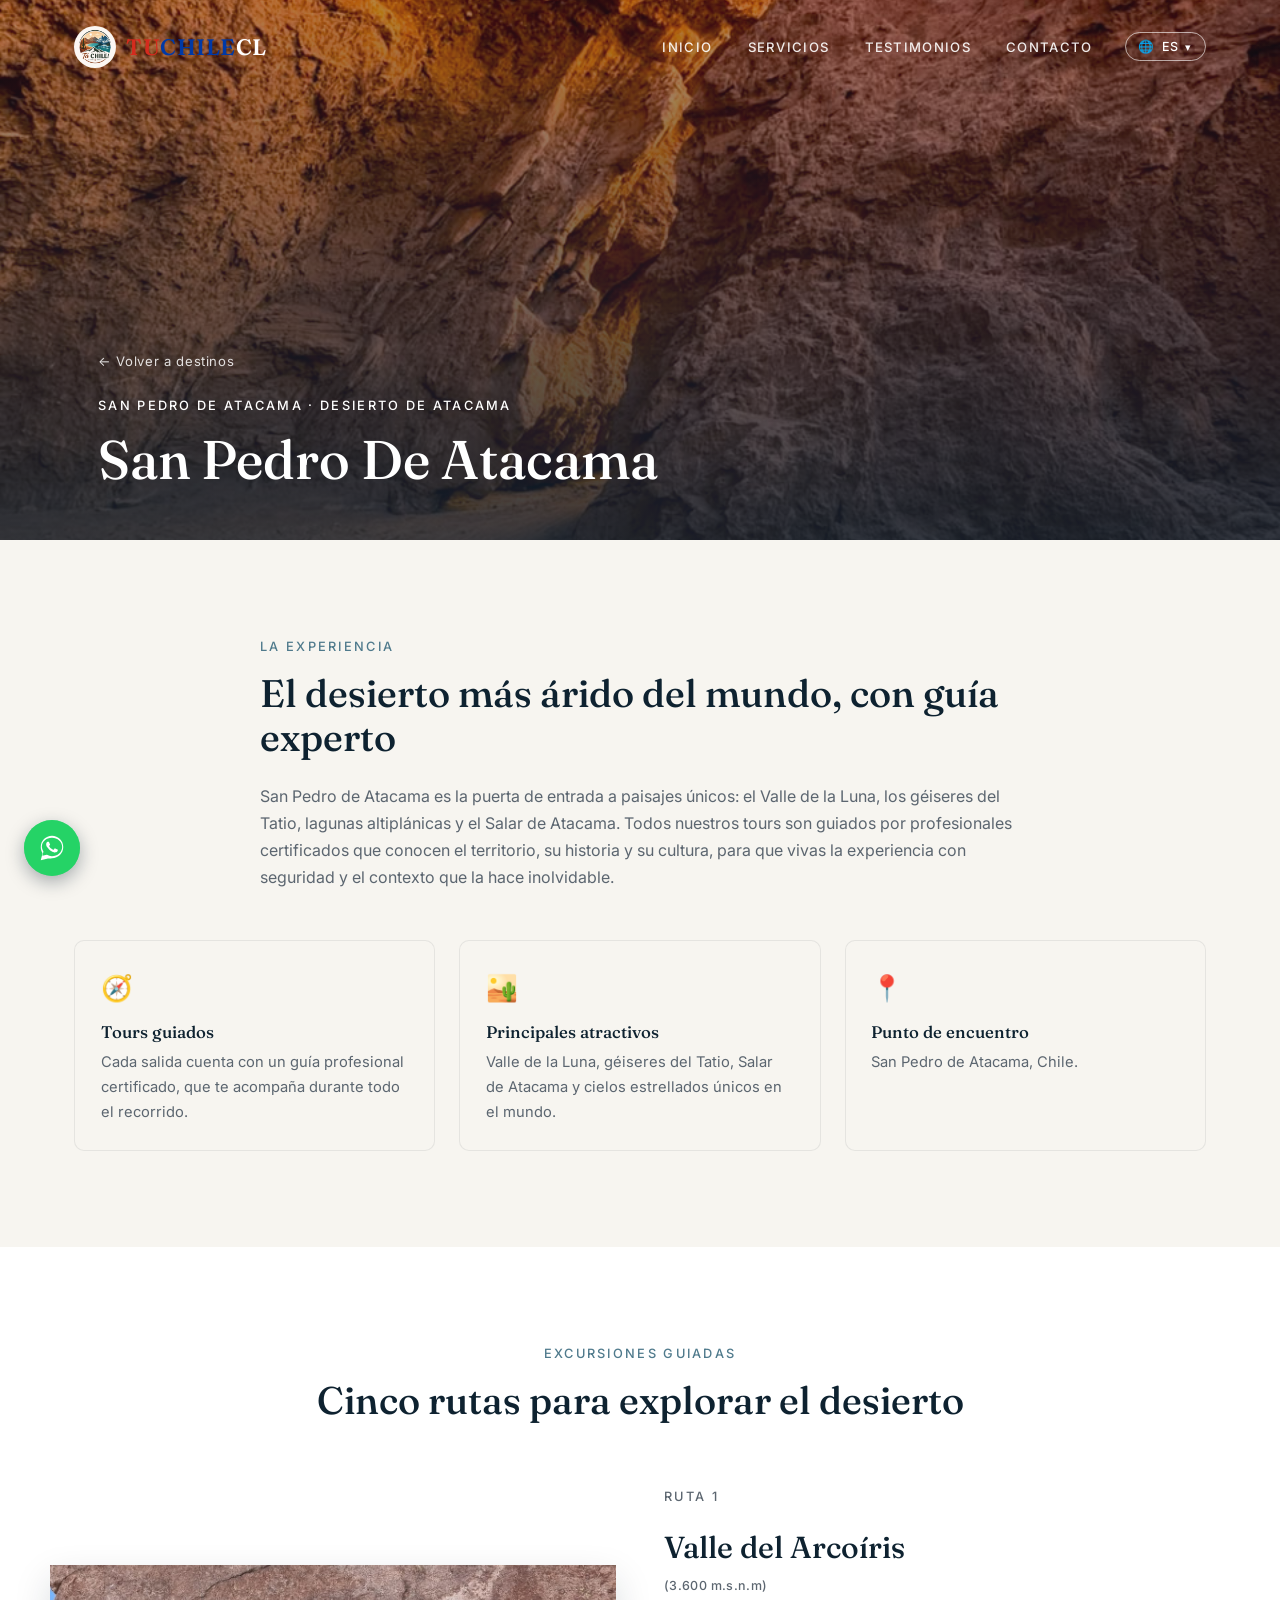
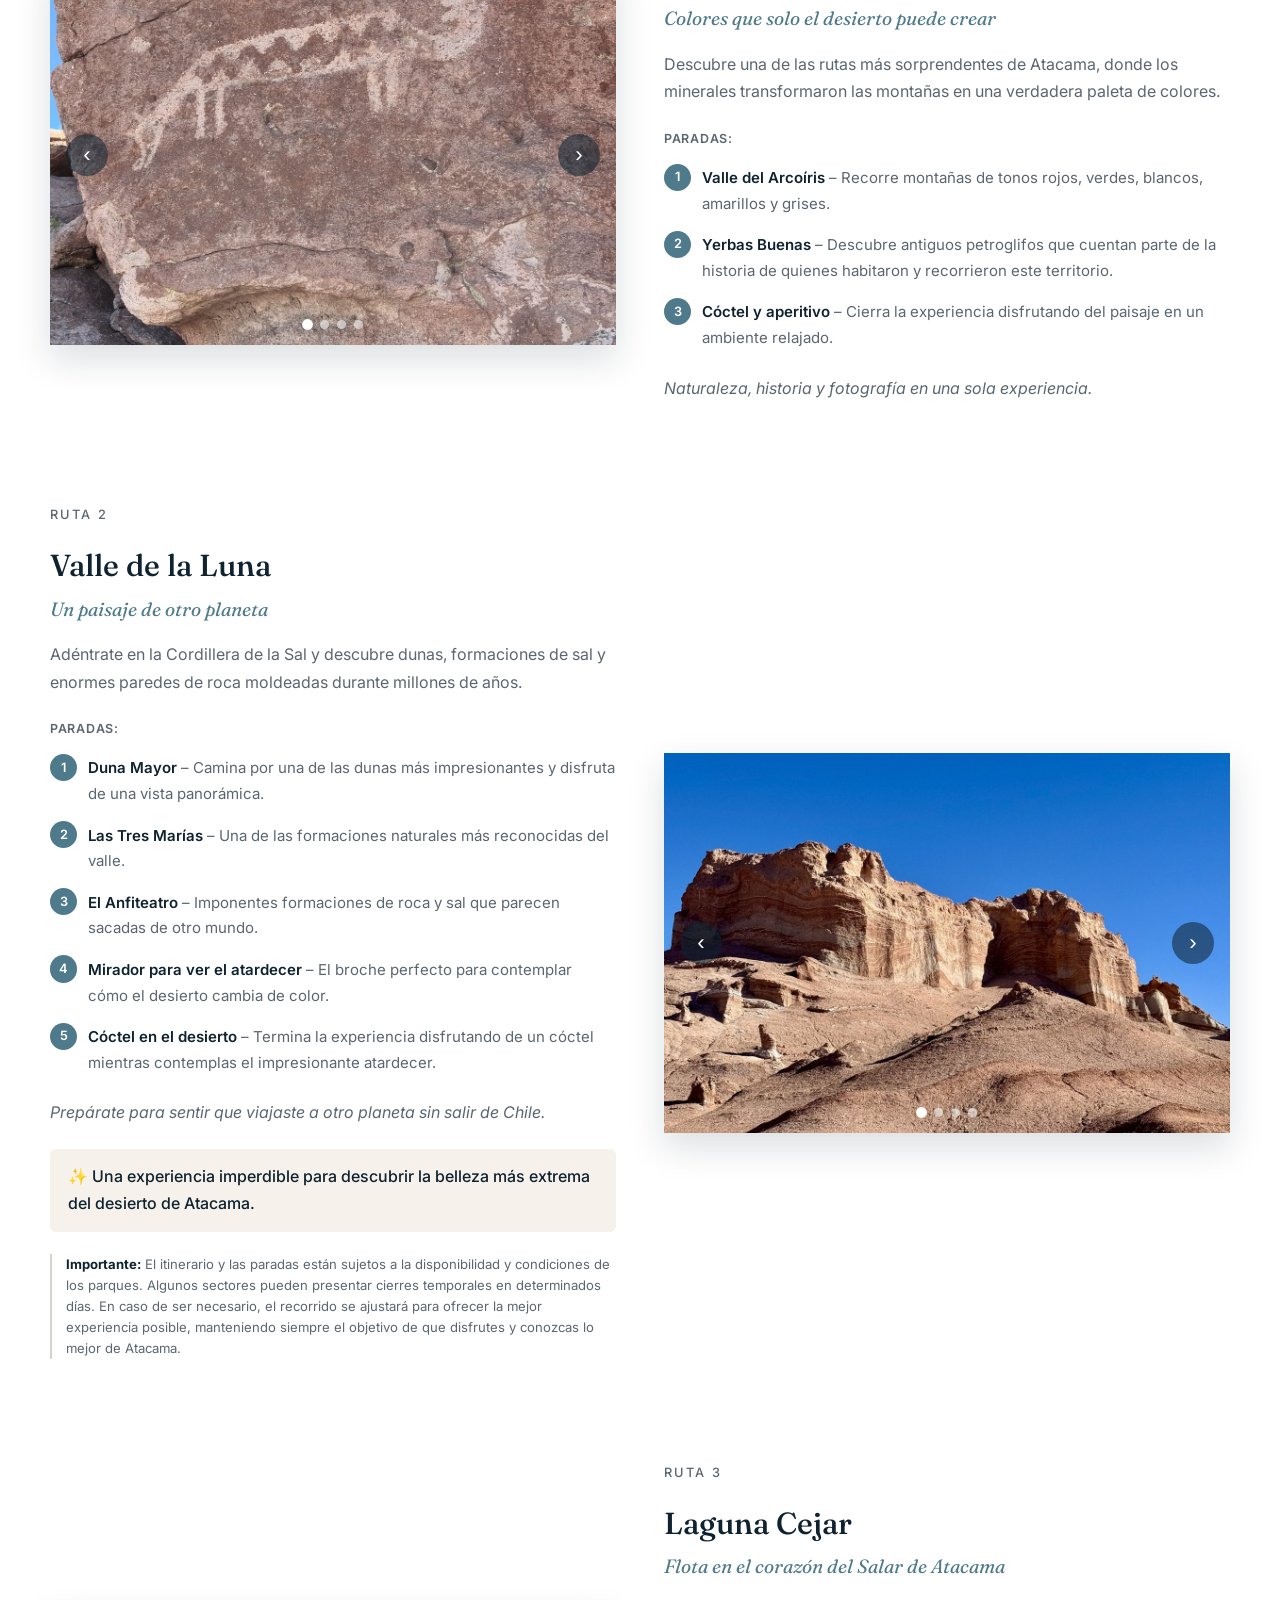
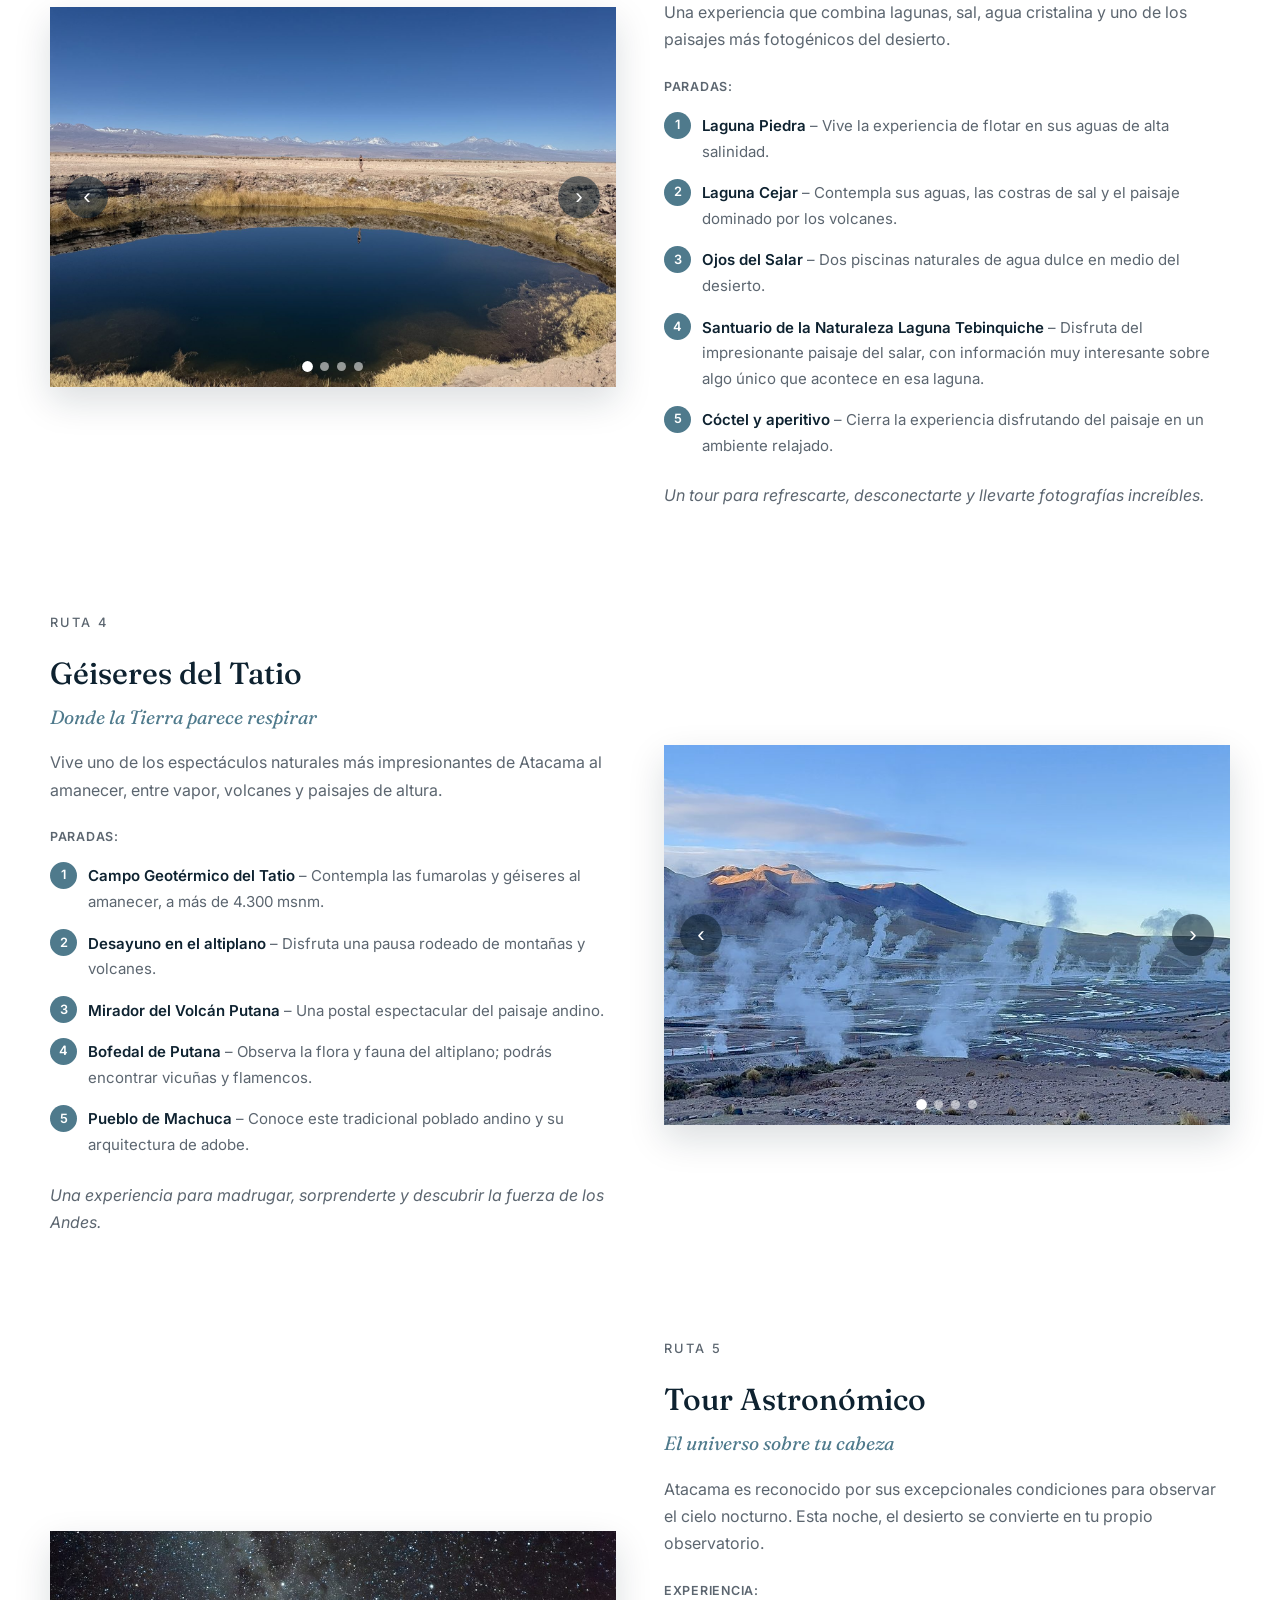
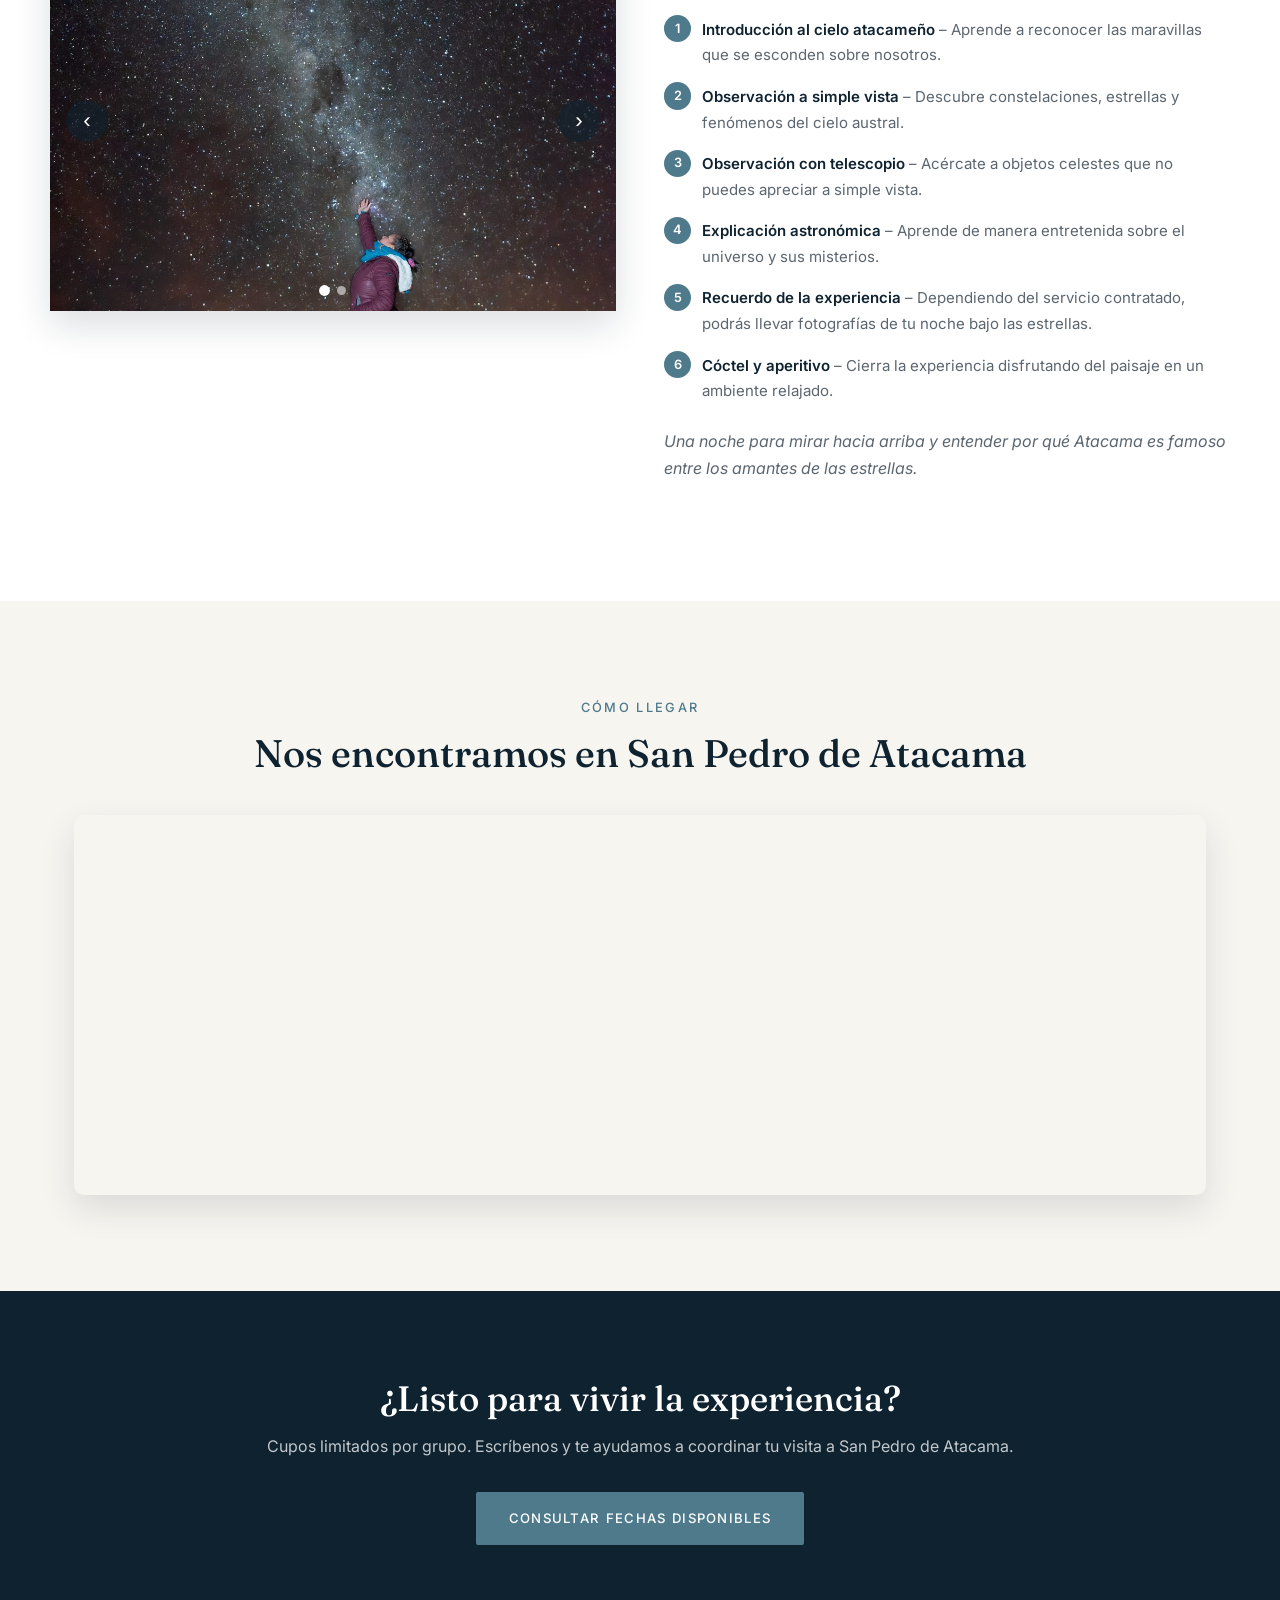
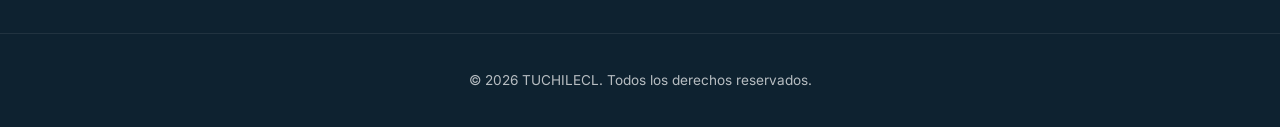
<file: san-pedro-de-atacama.html>
<!DOCTYPE html>
<html lang="es">
<head>
  <meta charset="UTF-8" />
  <meta name="viewport" content="width=device-width, initial-scale=1.0" />
  <title>TUCHILECL | San Pedro De Atacama</title>
  <meta name="description" content="Tours guiados por San Pedro de Atacama, Chile: Valle de la Luna, géiseres del Tatio y el Salar de Atacama." />

  <!-- Google Fonts: una serif editorial para titulares + una sans limpia para el resto (combo típico de sitios de turismo/lifestyle) -->
  <link rel="preconnect" href="https://fonts.googleapis.com">
  <link rel="preconnect" href="https://fonts.gstatic.com" crossorigin>
  <link href="https://fonts.googleapis.com/css2?family=Fraunces:opsz,wght@9..144,400;9..144,500;9..144,600&family=Inter:wght@300;400;500;600&display=swap" rel="stylesheet">

  <!-- Icono de la pestaña del navegador -->
  <link rel="icon" href="images/favicon.png" type="image/png" />

  <!-- Nuestros estilos -->
  <link rel="stylesheet" href="css/styles.css?v=17" />
</head>
<body>

  <!-- ===== HEADER / NAVEGACIÓN =====
       Igual que en index.html; los enlaces del menú apuntan de vuelta a las secciones de la home. -->
  <header class="header" id="header">
    <nav class="navbar">
      <a href="index.html#inicio" class="logo">
        <img src="images/logo.jpeg" alt="Logo TUCHILECL" class="logo-img" />
        <span class="logo-text"><span class="logo-red">TU</span><span class="logo-blue">CHILE</span><span class="logo-adaptive">CL</span></span>
      </a>

      <div class="navbar-controls">
        <ul class="nav-links" id="navLinks">
          <li><a href="index.html#inicio" data-i18n="nav.inicio">Inicio</a></li>
          <li><a href="index.html#servicios" data-i18n="nav.servicios">Servicios</a></li>
          <li><a href="index.html#testimonios" data-i18n="nav.testimonios">Testimonios</a></li>
          <li><a href="index.html#contacto" data-i18n="nav.contacto">Contacto</a></li>
        </ul>

        <!-- Selector de idioma -->
        <div class="lang-switcher" id="langSwitcher">
          <button type="button" class="lang-toggle" id="langToggle" aria-haspopup="true" aria-expanded="false">
            <span aria-hidden="true">🌐</span>
            <span id="langCurrentLabel">ES</span>
            <span class="lang-caret" aria-hidden="true">▾</span>
          </button>
          <ul class="lang-menu" id="langMenu" role="menu">
            <li role="none"><button type="button" class="lang-option" role="menuitem" data-lang="es">Español</button></li>
            <li role="none"><button type="button" class="lang-option" role="menuitem" data-lang="en">English</button></li>
            <li role="none"><button type="button" class="lang-option" role="menuitem" data-lang="pt">Português</button></li>
            <li role="none"><button type="button" class="lang-option" role="menuitem" data-lang="de">Deutsch</button></li>
          </ul>
        </div>

        <button class="menu-toggle" id="menuToggle" data-i18n-aria-label="aria.openMenu" aria-label="Abrir menú">
          <span></span>
          <span></span>
          <span></span>
        </button>
      </div>
    </nav>
  </header>

  <!-- ===== HERO DEL DESTINO ===== -->
  <section class="destino-hero">
    <div class="destino-hero-media">
      <img src="images/san-pedro-de-atacama/san-pedro-1.jpeg" alt="San Pedro de Atacama" />
    </div>
    <div class="destino-hero-overlay"></div>
    <div class="destino-hero-content">
      <a href="index.html#destinos" class="destino-back" data-i18n="patagoniaPage.back">← Volver a destinos</a>
      <p class="eyebrow" data-i18n="sanpedroPage.eyebrow">San Pedro de Atacama · Desierto de Atacama</p>
      <h1 data-i18n="sanpedroPage.title">San Pedro De Atacama</h1>
    </div>
  </section>

  <!-- ===== DETALLE DE LA EXPERIENCIA ===== -->
  <section class="section destino-detail">
    <div class="destino-detail-intro">
      <p class="eyebrow eyebrow-dark" data-i18n="sanpedroPage.introEyebrow">La experiencia</p>
      <h2 class="section-title section-title--left" data-i18n="sanpedroPage.introTitle">El desierto más árido del mundo, con guía experto</h2>
      <p data-i18n="sanpedroPage.introText">San Pedro de Atacama es la puerta de entrada a paisajes únicos: el Valle de la Luna, los géiseres del Tatio, lagunas altiplánicas y el Salar de Atacama. Todos nuestros tours son guiados por profesionales certificados que conocen el territorio, su historia y su cultura, para que vivas la experiencia con seguridad y el contexto que la hace inolvidable.</p>
    </div>

    <div class="destino-info-grid">
      <div class="destino-info-card">
        <span class="destino-info-icon" aria-hidden="true">🧭</span>
        <h3 data-i18n="sanpedroPage.infoGuideTitle">Tours guiados</h3>
        <p data-i18n="sanpedroPage.infoGuideText">Cada salida cuenta con un guía profesional certificado, que te acompaña durante todo el recorrido.</p>
      </div>
      <div class="destino-info-card">
        <span class="destino-info-icon" aria-hidden="true">🏜️</span>
        <h3 data-i18n="sanpedroPage.infoAttractionTitle">Principales atractivos</h3>
        <p data-i18n="sanpedroPage.infoAttractionText">Valle de la Luna, géiseres del Tatio, Salar de Atacama y cielos estrellados únicos en el mundo.</p>
      </div>
      <div class="destino-info-card">
        <span class="destino-info-icon" aria-hidden="true">📍</span>
        <h3 data-i18n="sanpedroPage.infoMeetingTitle">Punto de encuentro</h3>
        <p data-i18n="sanpedroPage.infoMeetingText">San Pedro de Atacama, Chile.</p>
      </div>
    </div>
  </section>

  <!-- ===== TOURS DETALLADOS (5 RUTAS) ===== -->
  <section class="section section-alt tours-section">
    <p class="eyebrow eyebrow-dark" style="text-align:center;" data-i18n="sanpedroPage.toursEyebrow">Excursiones guiadas</p>
    <h2 class="section-title" data-i18n="sanpedroPage.toursTitle">Cinco rutas para explorar el desierto</h2>

    <div class="tours-list">
      <!-- 1. Valle del Arcoíris -->
      <article class="tour-route">
        <div class="tour-route-media">
          <div class="carousel" data-carousel>
            <div class="carousel-track">
              <div class="carousel-slide"><img src="images/san-pedro-de-atacama/tours/valle-arcoiris/valle-arcoiris-1.jpg" alt="Valle del Arcoíris 1" /></div>
              <div class="carousel-slide"><img src="images/san-pedro-de-atacama/tours/valle-arcoiris/valle-arcoiris-2.jpg" alt="Valle del Arcoíris 2" /></div>
              <div class="carousel-slide"><img src="images/san-pedro-de-atacama/tours/valle-arcoiris/valle-arcoiris-3.jpg" alt="Valle del Arcoíris 3" /></div>
              <div class="carousel-slide"><img src="images/san-pedro-de-atacama/tours/valle-arcoiris/valle-arcoiris-4.jpg" alt="Valle del Arcoíris 4" /></div>
            </div>
            <button type="button" class="carousel-btn carousel-btn--prev" data-i18n-aria-label="aria.prevPhoto" aria-label="Foto anterior">‹</button>
            <button type="button" class="carousel-btn carousel-btn--next" data-i18n-aria-label="aria.nextPhoto" aria-label="Foto siguiente">›</button>
            <div class="carousel-dots"></div>
          </div>
        </div>
        <div class="tour-route-text">
          <p class="eyebrow eyebrow-dark" data-i18n="sanpedroPage.route1.eyebrow">Ruta 1</p>
          <h3 data-i18n="sanpedroPage.route1.title">Valle del Arcoíris</h3>
          <p class="tour-altitude" data-i18n="sanpedroPage.route1.altitude">(3.600 m.s.n.m)</p>
          <p class="tour-tagline" data-i18n="sanpedroPage.route1.tagline">Colores que solo el desierto puede crear</p>
          <p data-i18n="sanpedroPage.route1.subtitle">Descubre una de las rutas más sorprendentes de Atacama, donde los minerales transformaron las montañas en una verdadera paleta de colores.</p>
          <p class="tour-stops-heading" data-i18n="sanpedroPage.route1.stopsLabel">Paradas:</p>
          <ol class="tour-stops">
            <li><strong data-i18n="sanpedroPage.route1.stop1Name">Valle del Arcoíris</strong> – <span data-i18n="sanpedroPage.route1.stop1Text">Recorre montañas de tonos rojos, verdes, blancos, amarillos y grises.</span></li>
            <li><strong data-i18n="sanpedroPage.route1.stop2Name">Yerbas Buenas</strong> – <span data-i18n="sanpedroPage.route1.stop2Text">Descubre antiguos petroglifos que cuentan parte de la historia de quienes habitaron y recorrieron este territorio.</span></li>
            <li><strong data-i18n="sanpedroPage.route1.stop3Name">Cóctel y aperitivo</strong> – <span data-i18n="sanpedroPage.route1.stop3Text">Cierra la experiencia disfrutando del paisaje en un ambiente relajado.</span></li>
          </ol>
          <p class="tour-closing" data-i18n="sanpedroPage.route1.closing">Naturaleza, historia y fotografía en una sola experiencia.</p>
        </div>
      </article>

      <!-- 2. Valle de la Luna -->
      <article class="tour-route">
        <div class="tour-route-media">
          <div class="carousel" data-carousel>
            <div class="carousel-track">
              <div class="carousel-slide"><img src="images/san-pedro-de-atacama/tours/valle-luna/valle-luna-1.jpg" alt="Valle de la Luna 1" /></div>
              <div class="carousel-slide"><img src="images/san-pedro-de-atacama/tours/valle-luna/valle-luna-2.jpg" alt="Valle de la Luna 2" /></div>
              <div class="carousel-slide"><img src="images/san-pedro-de-atacama/tours/valle-luna/valle-luna-3.jpg" alt="Valle de la Luna 3" /></div>
              <div class="carousel-slide"><img src="images/san-pedro-de-atacama/tours/valle-luna/valle-luna-4.jpg" alt="Valle de la Luna 4" /></div>
            </div>
            <button type="button" class="carousel-btn carousel-btn--prev" data-i18n-aria-label="aria.prevPhoto" aria-label="Foto anterior">‹</button>
            <button type="button" class="carousel-btn carousel-btn--next" data-i18n-aria-label="aria.nextPhoto" aria-label="Foto siguiente">›</button>
            <div class="carousel-dots"></div>
          </div>
        </div>
        <div class="tour-route-text">
          <p class="eyebrow eyebrow-dark" data-i18n="sanpedroPage.route2.eyebrow">Ruta 2</p>
          <h3 data-i18n="sanpedroPage.route2.title">Valle de la Luna</h3>
          <p class="tour-tagline" data-i18n="sanpedroPage.route2.tagline">Un paisaje de otro planeta</p>
          <p data-i18n="sanpedroPage.route2.subtitle">Adéntrate en la Cordillera de la Sal y descubre dunas, formaciones de sal y enormes paredes de roca moldeadas durante millones de años.</p>
          <p class="tour-stops-heading" data-i18n="sanpedroPage.route2.stopsLabel">Paradas:</p>
          <ol class="tour-stops">
            <li><strong data-i18n="sanpedroPage.route2.stop1Name">Duna Mayor</strong> – <span data-i18n="sanpedroPage.route2.stop1Text">Camina por una de las dunas más impresionantes y disfruta de una vista panorámica.</span></li>
            <li><strong data-i18n="sanpedroPage.route2.stop2Name">Las Tres Marías</strong> – <span data-i18n="sanpedroPage.route2.stop2Text">Una de las formaciones naturales más reconocidas del valle.</span></li>
            <li><strong data-i18n="sanpedroPage.route2.stop3Name">El Anfiteatro</strong> – <span data-i18n="sanpedroPage.route2.stop3Text">Imponentes formaciones de roca y sal que parecen sacadas de otro mundo.</span></li>
            <li><strong data-i18n="sanpedroPage.route2.stop4Name">Mirador para ver el atardecer</strong> – <span data-i18n="sanpedroPage.route2.stop4Text">El broche perfecto para contemplar cómo el desierto cambia de color.</span></li>
            <li><strong data-i18n="sanpedroPage.route2.stop5Name">Cóctel en el desierto</strong> – <span data-i18n="sanpedroPage.route2.stop5Text">Termina la experiencia disfrutando de un cóctel mientras contemplas el impresionante atardecer.</span></li>
          </ol>
          <p class="tour-closing" data-i18n="sanpedroPage.route2.closing">Prepárate para sentir que viajaste a otro planeta sin salir de Chile.</p>
          <p class="tour-note" data-i18n="sanpedroPage.route2.note">✨ Una experiencia imperdible para descubrir la belleza más extrema del desierto de Atacama.</p>
          <p class="tour-disclaimer"><strong data-i18n="sanpedroPage.route2.disclaimerLabel">Importante:</strong> <span data-i18n="sanpedroPage.route2.disclaimerText">El itinerario y las paradas están sujetos a la disponibilidad y condiciones de los parques. Algunos sectores pueden presentar cierres temporales en determinados días. En caso de ser necesario, el recorrido se ajustará para ofrecer la mejor experiencia posible, manteniendo siempre el objetivo de que disfrutes y conozcas lo mejor de Atacama.</span></p>
        </div>
      </article>

      <!-- 3. Laguna Cejar -->
      <article class="tour-route">
        <div class="tour-route-media">
          <div class="carousel" data-carousel>
            <div class="carousel-track">
              <div class="carousel-slide"><img src="images/san-pedro-de-atacama/tours/cejar/cejar-1.jpg" alt="Laguna Cejar 1" /></div>
              <div class="carousel-slide"><img src="images/san-pedro-de-atacama/tours/cejar/cejar-2.jpg" alt="Laguna Cejar 2" /></div>
              <div class="carousel-slide"><img src="images/san-pedro-de-atacama/tours/cejar/cejar-3.jpg" alt="Laguna Cejar 3" /></div>
              <div class="carousel-slide"><img src="images/san-pedro-de-atacama/tours/cejar/cejar-4.jpg" alt="Laguna Cejar 4" /></div>
            </div>
            <button type="button" class="carousel-btn carousel-btn--prev" data-i18n-aria-label="aria.prevPhoto" aria-label="Foto anterior">‹</button>
            <button type="button" class="carousel-btn carousel-btn--next" data-i18n-aria-label="aria.nextPhoto" aria-label="Foto siguiente">›</button>
            <div class="carousel-dots"></div>
          </div>
        </div>
        <div class="tour-route-text">
          <p class="eyebrow eyebrow-dark" data-i18n="sanpedroPage.route3.eyebrow">Ruta 3</p>
          <h3 data-i18n="sanpedroPage.route3.title">Laguna Cejar</h3>
          <p class="tour-tagline" data-i18n="sanpedroPage.route3.tagline">Flota en el corazón del Salar de Atacama</p>
          <p data-i18n="sanpedroPage.route3.subtitle">Una experiencia que combina lagunas, sal, agua cristalina y uno de los paisajes más fotogénicos del desierto.</p>
          <p class="tour-stops-heading" data-i18n="sanpedroPage.route3.stopsLabel">Paradas:</p>
          <ol class="tour-stops">
            <li><strong data-i18n="sanpedroPage.route3.stop1Name">Laguna Piedra</strong> – <span data-i18n="sanpedroPage.route3.stop1Text">Vive la experiencia de flotar en sus aguas de alta salinidad.</span></li>
            <li><strong data-i18n="sanpedroPage.route3.stop2Name">Laguna Cejar</strong> – <span data-i18n="sanpedroPage.route3.stop2Text">Contempla sus aguas, las costras de sal y el paisaje dominado por los volcanes.</span></li>
            <li><strong data-i18n="sanpedroPage.route3.stop3Name">Ojos del Salar</strong> – <span data-i18n="sanpedroPage.route3.stop3Text">Dos piscinas naturales de agua dulce en medio del desierto.</span></li>
            <li><strong data-i18n="sanpedroPage.route3.stop4Name">Santuario de la Naturaleza Laguna Tebinquiche</strong> – <span data-i18n="sanpedroPage.route3.stop4Text">Disfruta del impresionante paisaje del salar, con información muy interesante sobre algo único que acontece en esa laguna.</span></li>
            <li><strong data-i18n="sanpedroPage.route3.stop5Name">Cóctel y aperitivo</strong> – <span data-i18n="sanpedroPage.route3.stop5Text">Cierra la experiencia disfrutando del paisaje en un ambiente relajado.</span></li>
          </ol>
          <p class="tour-closing" data-i18n="sanpedroPage.route3.closing">Un tour para refrescarte, desconectarte y llevarte fotografías increíbles.</p>
        </div>
      </article>

      <!-- 4. Géiseres del Tatio -->
      <article class="tour-route">
        <div class="tour-route-media">
          <div class="carousel" data-carousel>
            <div class="carousel-track">
              <div class="carousel-slide"><img src="images/san-pedro-de-atacama/tours/tatio/tatio-1.jpg" alt="Géiseres del Tatio 1" /></div>
              <div class="carousel-slide"><img src="images/san-pedro-de-atacama/tours/tatio/tatio-2.jpg" alt="Géiseres del Tatio 2" /></div>
              <div class="carousel-slide"><img src="images/san-pedro-de-atacama/tours/tatio/tatio-3.jpg" alt="Géiseres del Tatio 3" /></div>
              <div class="carousel-slide"><img src="images/san-pedro-de-atacama/tours/tatio/tatio-4.jpg" alt="Géiseres del Tatio 4" /></div>
            </div>
            <button type="button" class="carousel-btn carousel-btn--prev" data-i18n-aria-label="aria.prevPhoto" aria-label="Foto anterior">‹</button>
            <button type="button" class="carousel-btn carousel-btn--next" data-i18n-aria-label="aria.nextPhoto" aria-label="Foto siguiente">›</button>
            <div class="carousel-dots"></div>
          </div>
        </div>
        <div class="tour-route-text">
          <p class="eyebrow eyebrow-dark" data-i18n="sanpedroPage.route4.eyebrow">Ruta 4</p>
          <h3 data-i18n="sanpedroPage.route4.title">Géiseres del Tatio</h3>
          <p class="tour-tagline" data-i18n="sanpedroPage.route4.tagline">Donde la Tierra parece respirar</p>
          <p data-i18n="sanpedroPage.route4.subtitle">Vive uno de los espectáculos naturales más impresionantes de Atacama al amanecer, entre vapor, volcanes y paisajes de altura.</p>
          <p class="tour-stops-heading" data-i18n="sanpedroPage.route4.stopsLabel">Paradas:</p>
          <ol class="tour-stops">
            <li><strong data-i18n="sanpedroPage.route4.stop1Name">Campo Geotérmico del Tatio</strong> – <span data-i18n="sanpedroPage.route4.stop1Text">Contempla las fumarolas y géiseres al amanecer, a más de 4.300 msnm.</span></li>
            <li><strong data-i18n="sanpedroPage.route4.stop2Name">Desayuno en el altiplano</strong> – <span data-i18n="sanpedroPage.route4.stop2Text">Disfruta una pausa rodeado de montañas y volcanes.</span></li>
            <li><strong data-i18n="sanpedroPage.route4.stop3Name">Mirador del Volcán Putana</strong> – <span data-i18n="sanpedroPage.route4.stop3Text">Una postal espectacular del paisaje andino.</span></li>
            <li><strong data-i18n="sanpedroPage.route4.stop4Name">Bofedal de Putana</strong> – <span data-i18n="sanpedroPage.route4.stop4Text">Observa la flora y fauna del altiplano; podrás encontrar vicuñas y flamencos.</span></li>
            <li><strong data-i18n="sanpedroPage.route4.stop5Name">Pueblo de Machuca</strong> – <span data-i18n="sanpedroPage.route4.stop5Text">Conoce este tradicional poblado andino y su arquitectura de adobe.</span></li>
          </ol>
          <p class="tour-closing" data-i18n="sanpedroPage.route4.closing">Una experiencia para madrugar, sorprenderte y descubrir la fuerza de los Andes.</p>
        </div>
      </article>

      <!-- 5. Tour Astronómico -->
      <article class="tour-route">
        <div class="tour-route-media">
          <div class="carousel" data-carousel>
            <div class="carousel-track">
              <div class="carousel-slide"><img src="images/san-pedro-de-atacama/tours/astronomico/astronomico-1.jpg" alt="Tour Astronómico 1" /></div>
              <div class="carousel-slide"><img src="images/san-pedro-de-atacama/tours/astronomico/astronomico-2.jpg" alt="Tour Astronómico 2" /></div>
            </div>
            <button type="button" class="carousel-btn carousel-btn--prev" data-i18n-aria-label="aria.prevPhoto" aria-label="Foto anterior">‹</button>
            <button type="button" class="carousel-btn carousel-btn--next" data-i18n-aria-label="aria.nextPhoto" aria-label="Foto siguiente">›</button>
            <div class="carousel-dots"></div>
          </div>
        </div>
        <div class="tour-route-text">
          <p class="eyebrow eyebrow-dark" data-i18n="sanpedroPage.route5.eyebrow">Ruta 5</p>
          <h3 data-i18n="sanpedroPage.route5.title">Tour Astronómico</h3>
          <p class="tour-tagline" data-i18n="sanpedroPage.route5.tagline">El universo sobre tu cabeza</p>
          <p data-i18n="sanpedroPage.route5.subtitle">Atacama es reconocido por sus excepcionales condiciones para observar el cielo nocturno. Esta noche, el desierto se convierte en tu propio observatorio.</p>
          <p class="tour-stops-heading" data-i18n="sanpedroPage.route5.stopsLabel">Experiencia:</p>
          <ol class="tour-stops">
            <li><strong data-i18n="sanpedroPage.route5.stop1Name">Introducción al cielo atacameño</strong> – <span data-i18n="sanpedroPage.route5.stop1Text">Aprende a reconocer las maravillas que se esconden sobre nosotros.</span></li>
            <li><strong data-i18n="sanpedroPage.route5.stop2Name">Observación a simple vista</strong> – <span data-i18n="sanpedroPage.route5.stop2Text">Descubre constelaciones, estrellas y fenómenos del cielo austral.</span></li>
            <li><strong data-i18n="sanpedroPage.route5.stop3Name">Observación con telescopio</strong> – <span data-i18n="sanpedroPage.route5.stop3Text">Acércate a objetos celestes que no puedes apreciar a simple vista.</span></li>
            <li><strong data-i18n="sanpedroPage.route5.stop4Name">Explicación astronómica</strong> – <span data-i18n="sanpedroPage.route5.stop4Text">Aprende de manera entretenida sobre el universo y sus misterios.</span></li>
            <li><strong data-i18n="sanpedroPage.route5.stop5Name">Recuerdo de la experiencia</strong> – <span data-i18n="sanpedroPage.route5.stop5Text">Dependiendo del servicio contratado, podrás llevar fotografías de tu noche bajo las estrellas.</span></li>
            <li><strong data-i18n="sanpedroPage.route5.stop6Name">Cóctel y aperitivo</strong> – <span data-i18n="sanpedroPage.route5.stop6Text">Cierra la experiencia disfrutando del paisaje en un ambiente relajado.</span></li>
          </ol>
          <p class="tour-closing" data-i18n="sanpedroPage.route5.closing">Una noche para mirar hacia arriba y entender por qué Atacama es famoso entre los amantes de las estrellas.</p>
        </div>
      </article>
    </div>
  </section>

  <!-- ===== MINI MAPA: SAN PEDRO DE ATACAMA ===== -->
  <section class="section destino-map-section">
    <p class="eyebrow eyebrow-dark" style="text-align:center;" data-i18n="sanpedroPage.mapEyebrow">Cómo llegar</p>
    <h2 class="section-title" data-i18n="sanpedroPage.mapTitle">Nos encontramos en San Pedro de Atacama</h2>
    <div class="destino-map">
      <iframe
        src="https://www.google.com/maps?q=San+Pedro+de+Atacama,+Chile&output=embed"
        width="100%"
        height="100%"
        style="border:0;"
        allowfullscreen=""
        loading="lazy"
        referrerpolicy="no-referrer-when-downgrade"
        title="Punto de encuentro - San Pedro de Atacama, Chile"
      ></iframe>
    </div>
  </section>

  <!-- ===== CTA FINAL ===== -->
  <section class="newsletter destino-cta">
    <h2 data-i18n="sanpedroPage.ctaTitle">¿Listo para vivir la experiencia?</h2>
    <p data-i18n="sanpedroPage.ctaText">Cupos limitados por grupo. Escríbenos y te ayudamos a coordinar tu visita a San Pedro de Atacama.</p>
    <a
      class="btn btn-solid"
      href="https://wa.me/56998341538?text=Hola%2C%20quiero%20consultar%20fechas%20disponibles%20para%20el%20tour%20a%20San%20Pedro%20de%20Atacama"
      target="_blank"
      rel="noopener noreferrer"
      data-i18n="patagoniaPage.ctaButton"
    >Consultar fechas disponibles</a>
  </section>

  <!-- ===== FOOTER ===== -->
  <footer class="footer">
    <p>&copy; <span id="year"></span> TUCHILECL. <span data-i18n="footer.rights">Todos los derechos reservados.</span></p>
  </footer>

  <!-- Botón flotante de WhatsApp -->
  <a
    href="https://wa.me/56998341538?text=Hola%2C%20me%20gustar%C3%ADa%20m%C3%A1s%20informaci%C3%B3n%20sobre%20los%20tours%20de%20TUCHILECL"
    class="whatsapp-float"
    target="_blank"
    rel="noopener noreferrer"
    data-i18n-aria-label="aria.whatsapp"
    aria-label="Chatea con nosotros por WhatsApp"
  >
    <svg viewBox="0 0 32 32" width="30" height="30" fill="currentColor" aria-hidden="true">
      <path d="M16.004 3C9.377 3 4 8.373 4 15c0 2.386.7 4.61 1.91 6.48L4 29l7.72-1.87A11.94 11.94 0 0 0 16.004 27C22.63 27 28 21.627 28 15S22.63 3 16.004 3Zm0 21.818c-1.94 0-3.75-.55-5.29-1.5l-.38-.23-4.58 1.11 1.13-4.46-.25-.4A9.77 9.77 0 0 1 5.18 15c0-5.42 4.4-9.818 10.824-9.818 5.98 0 10.82 4.4 10.82 9.818 0 5.42-4.84 9.818-10.82 9.818Zm5.6-7.35c-.31-.15-1.82-.9-2.1-1-.28-.1-.49-.15-.69.15-.2.3-.79 1-.97 1.2-.18.2-.36.23-.67.08-.31-.15-1.3-.48-2.47-1.53-.91-.81-1.53-1.82-1.71-2.12-.18-.3-.02-.47.13-.62.14-.14.31-.36.46-.54.15-.18.2-.3.31-.5.1-.2.05-.38-.02-.53-.08-.15-.69-1.67-.95-2.28-.25-.6-.5-.52-.69-.53h-.59c-.2 0-.53.08-.81.38-.28.3-1.06 1.04-1.06 2.53s1.09 2.93 1.24 3.13c.15.2 2.15 3.28 5.21 4.6.73.31 1.3.5 1.74.64.73.23 1.4.2 1.93.12.59-.09 1.82-.74 2.08-1.46.26-.71.26-1.32.18-1.45-.08-.13-.28-.2-.59-.35Z"/>
    </svg>
  </a>

  <!-- Botón volver arriba -->
  <button id="backToTop" class="back-to-top" data-i18n-aria-label="aria.backToTop" aria-label="Volver arriba">↑</button>

  <!-- Sistema de idiomas (debe cargar antes que script.js) -->
  <script src="js/i18n.js?v=19"></script>
  <!-- Nuestro script -->
  <script src="js/script.js?v=15"></script>
</body>
</html>
</file>
<file: css/styles.css>
/* =========================================================================
   ESTILO INSPIRADO EN SITIOS EDITORIALES DE TURISMO/NATURALEZA
   (hero cinematográfico, navegación transparente, tipografía serif + sans,
   fotografía a pantalla completa, mucho espacio en blanco)

   IMPORTANTE SOBRE LAS IMÁGENES:
   Como este proyecto no incluye fotos reales, todas las "fotos" del diseño
   (hero, tarjetas destacadas, servicios, sección "Nosotros") están hechas
   con degradados de CSS que imitan tonos de fotografía de naturaleza.
   Búscalas en la sección 3 (".photo-1" a ".photo-6") y reemplaza el
   "background" por algo como:

     background-image: url('../images/tu-foto.jpg');
     background-size: cover;
     background-position: center;

   ========================================================================= */

/* =========================================
   1. VARIABLES Y RESET GENERAL
   ========================================= */
:root {
  /* Paleta inspirada en paisajes árticos: azul profundo, blanco cálido,
     acentos helados y un tono arena para calidez */
  --color-ink: #0e2230;          /* azul marino muy oscuro, casi negro */
  --color-ink-soft: #16324459;
  --color-cream: #f7f5f0;        /* blanco cálido de fondo */
  --color-white: #ffffff;
  --color-ice: #8fb3c2;          /* azul hielo, acento principal */
  --color-ice-dark: #4f7a8c;
  --color-sand: #cbb28a;         /* acento cálido secundario */
  --color-gray: #5c6670;

  --font-display: 'Fraunces', 'Georgia', serif;
  --font-body: 'Inter', -apple-system, sans-serif;

  --max-width: 1180px;
  --transition: 0.35s ease;
}

* {
  margin: 0;
  padding: 0;
  box-sizing: border-box;
}

html {
  scroll-behavior: smooth;
}

body {
  font-family: var(--font-body);
  color: var(--color-ink);
  line-height: 1.7;
  background-color: var(--color-cream);
  font-weight: 400;
}

img {
  max-width: 100%;
  display: block;
}

a {
  text-decoration: none;
  color: inherit;
}

ul {
  list-style: none;
}

h1, h2, h3 {
  font-family: var(--font-display);
  font-weight: 500;
  line-height: 1.15;
}

.eyebrow {
  font-size: 0.8rem;
  letter-spacing: 0.18em;
  text-transform: uppercase;
  font-weight: 500;
  color: var(--color-white);
  margin-bottom: 0.8rem;
}

.eyebrow-dark {
  color: var(--color-ice-dark);
}

/* =========================================
   2. HEADER Y NAVEGACIÓN
   Transparente sobre el hero; al hacer scroll, script.js añade
   la clase ".scrolled" para volverla sólida y legible.
   ========================================= */
.header {
  position: fixed;
  top: 0;
  left: 0;
  right: 0;
  z-index: 100;
  transition: background var(--transition), box-shadow var(--transition), padding var(--transition);
}

.header.scrolled {
  background: rgba(247, 245, 240, 0.95);
  backdrop-filter: blur(6px);
  box-shadow: 0 2px 14px rgba(14, 34, 48, 0.08);
}

.navbar {
  max-width: var(--max-width);
  margin: 0 auto;
  display: flex;
  align-items: center;
  justify-content: space-between;
  padding: 1.6rem 1.5rem;
  transition: padding var(--transition);
}

.header.scrolled .navbar {
  padding: 1rem 1.5rem;
}

.logo {
  display: flex;
  align-items: center;
  gap: 0.65rem;
  font-family: var(--font-display);
  font-size: 1.4rem;
  font-weight: 600;
  letter-spacing: 0.02em;
  color: var(--color-white);
  transition: color var(--transition);
}

.header.scrolled .logo {
  color: var(--color-ink);
}

.logo-img {
  height: 42px;
  width: 42px;
  border-radius: 50%;
  object-fit: cover;
  display: block;
  flex-shrink: 0;
}

.logo-text {
  white-space: nowrap;
}

.logo-red {
  color: #D52B1E;
}

.logo-blue {
  color: #0039A6;
}

.logo-adaptive {
  color: inherit;
}

.navbar-controls {
  display: flex;
  align-items: center;
  gap: 2rem;
}

.nav-links {
  display: flex;
  gap: 2.2rem;
}

.nav-links a {
  font-size: 0.82rem;
  font-weight: 500;
  letter-spacing: 0.1em;
  text-transform: uppercase;
  color: var(--color-white);
  transition: color var(--transition), opacity var(--transition);
  opacity: 0.9;
}

.nav-links a:hover {
  opacity: 1;
  color: var(--color-sand);
}

.header.scrolled .nav-links a {
  color: var(--color-ink);
}

.header.scrolled .nav-links a:hover {
  color: var(--color-ice-dark);
}

.lang-switcher {
  position: relative;
}

.lang-toggle {
  display: flex;
  align-items: center;
  gap: 0.4rem;
  background: none;
  border: 1px solid rgba(255, 255, 255, 0.6);
  border-radius: 20px;
  padding: 0.4rem 0.8rem;
  color: var(--color-white);
  font-family: var(--font-body);
  font-size: 0.78rem;
  font-weight: 500;
  letter-spacing: 0.06em;
  cursor: pointer;
  transition: color var(--transition), border-color var(--transition), background var(--transition);
}

.lang-toggle:hover {
  background: rgba(255, 255, 255, 0.12);
}

.header.scrolled .lang-toggle {
  color: var(--color-ink);
  border-color: rgba(14, 34, 48, 0.3);
}

.header.scrolled .lang-toggle:hover {
  background: rgba(14, 34, 48, 0.06);
}

.lang-caret {
  font-size: 0.7rem;
}

.lang-menu {
  position: absolute;
  top: calc(100% + 0.6rem);
  right: 0;
  min-width: 170px;
  background: var(--color-white);
  border-radius: 8px;
  box-shadow: 0 12px 28px rgba(14, 34, 48, 0.2);
  padding: 0.4rem;
  opacity: 0;
  visibility: hidden;
  transform: translateY(-6px);
  transition: opacity var(--transition), transform var(--transition), visibility var(--transition);
  z-index: 200;
}

.lang-menu.open {
  opacity: 1;
  visibility: visible;
  transform: translateY(0);
}

.lang-option {
  display: block;
  width: 100%;
  text-align: left;
  padding: 0.6rem 0.8rem;
  border-radius: 5px;
  background: none;
  border: none;
  cursor: pointer;
  color: var(--color-ink);
  font-family: var(--font-body);
  font-size: 0.88rem;
}

.lang-option:hover {
  background: var(--color-cream);
}

.lang-option.active {
  color: var(--color-ice-dark);
  font-weight: 600;
}

.menu-toggle {
  display: none;
  flex-direction: column;
  gap: 5px;
  background: none;
  border: none;
  cursor: pointer;
}

.menu-toggle span {
  width: 26px;
  height: 2px;
  background: var(--color-white);
  border-radius: 2px;
  transition: background var(--transition);
}

.header.scrolled .menu-toggle span {
  background: var(--color-ink);
}

/* =========================================
   3. "FOTOGRAFÍAS" (degradados de reemplazo) Y HERO
   ========================================= */

/* Cada .photo-N es un degradado distinto que simula fotografía de
   naturaleza / paisaje. Sustituye el "background" por tu propia
   imagen cuando la tengas (ver nota al inicio del archivo). */
.photo-1 { background: linear-gradient(160deg, #0e2230 0%, #2c5064 45%, #8fb3c2 100%); }
.photo-2 { background: linear-gradient(160deg, #1a3a4a 0%, #4f7a8c 60%, #cfe3e8 100%); }
.photo-3 { background: linear-gradient(160deg, #16324a 0%, #6d8f9c 55%, #d8cdb8 100%); }
.photo-4 {
  background-image: url("../images/mariajose-guia.jpeg");
  background-size: cover;
  background-position: center;
  background-repeat: no-repeat;
}
.photo-5 { background: linear-gradient(160deg, #123043 0%, #3f7185 60%, #cbb28a 100%); }
.photo-6 { background: linear-gradient(160deg, #0e2230 0%, #355a6b 50%, #93b6a9 100%); }

.hero {
  position: relative;
  min-height: 100vh;
  display: flex;
  align-items: center;
  justify-content: center;
  text-align: center;
  overflow: hidden;
  background-image: url("../images/hero-capillas-marmol.jpg");
  background-size: cover;
  background-position: center;
  background-repeat: no-repeat;
}

.hero-overlay {
  position: absolute;
  inset: 0;
  background: linear-gradient(180deg, rgba(14,34,48,0.55) 0%, rgba(14,34,48,0.25) 45%, rgba(14,34,48,0.6) 100%);
}

.hero-content {
  position: relative;
  z-index: 2;
  max-width: 760px;
  padding: 0 1.5rem;
  color: var(--color-white);
}

.hero h1 {
  font-size: clamp(2.4rem, 5.5vw, 4rem);
  font-weight: 500;
  margin-bottom: 1.4rem;
}

.hero-subtitle {
  font-size: 1.1rem;
  font-weight: 300;
  opacity: 0.92;
  max-width: 520px;
  margin: 0 auto 2.2rem;
}

.hero-actions {
  display: flex;
  gap: 1rem;
  justify-content: center;
  flex-wrap: wrap;
}

.scroll-cue {
  position: absolute;
  bottom: 2rem;
  left: 50%;
  transform: translateX(-50%);
  z-index: 2;
  color: var(--color-white);
  font-size: 1.3rem;
  animation: bounce 2.2s infinite;
}

@keyframes bounce {
  0%, 100% { transform: translate(-50%, 0); }
  50% { transform: translate(-50%, 8px); }
}

/* =========================================
   4. BOTONES
   ========================================= */
.btn {
  display: inline-block;
  padding: 0.9rem 2rem;
  border-radius: 2px;
  font-size: 0.82rem;
  font-weight: 500;
  letter-spacing: 0.1em;
  text-transform: uppercase;
  cursor: pointer;
  border: 1px solid transparent;
  transition: transform var(--transition), background var(--transition), color var(--transition), border-color var(--transition);
}

.btn-outline {
  border-color: rgba(255, 255, 255, 0.8);
  color: var(--color-white);
  background: transparent;
}

.btn-outline:hover {
  background: var(--color-white);
  color: var(--color-ink);
}

.btn-solid {
  background: var(--color-ice-dark);
  color: var(--color-white);
}

.btn-solid:hover {
  background: var(--color-ink);
  transform: translateY(-2px);
}

.btn-outline-light {
  border-color: rgba(255,255,255,0.6);
  color: var(--color-white);
}

.btn-outline-light:hover {
  background: var(--color-white);
  color: var(--color-ink);
}

.btn-outline-dark {
  border-color: var(--color-ink);
  color: var(--color-ink);
  background: transparent;
}

.btn-outline-dark:hover {
  background: var(--color-ink);
  color: var(--color-white);
}

/* =========================================
   5. DESTINOS (TARJETAS CON CARRUSEL)
   ========================================= */
.destinos-section {
  padding-top: 6rem;
  padding-bottom: 5rem;
}

.destinos-header {
  max-width: 640px;
  margin-bottom: 3rem;
}

.destinos-eyebrow {
  padding-left: 1.6rem;
  position: relative;
}

.destinos-eyebrow::before {
  content: '';
  position: absolute;
  left: 0;
  top: 0.5em;
  width: 1.1rem;
  height: 1px;
  background: var(--color-ice-dark);
}

.destinos-header .section-title em {
  font-style: italic;
  color: var(--color-ice-dark);
}

.destinos-grid {
  display: grid;
  grid-template-columns: repeat(auto-fit, minmax(380px, 1fr));
  gap: 2rem;
}

.destino-card {
  display: flex;
  flex-direction: column;
  background: var(--color-white);
  border-radius: 10px;
  overflow: hidden;
  box-shadow: 0 14px 34px rgba(14, 34, 48, 0.12);
  transition: transform var(--transition);
}

.destino-card:hover {
  transform: translateY(-4px);
}

.destino-media {
  position: relative;
}

.destino-badge {
  position: absolute;
  top: 1rem;
  left: 1rem;
  z-index: 5;
  background: var(--color-ink);
  color: var(--color-white);
  padding: 0.4rem 0.9rem;
  border-radius: 20px;
  font-size: 0.7rem;
  font-weight: 500;
  letter-spacing: 0.08em;
  text-transform: uppercase;
  pointer-events: none;
}

.destino-content {
  padding: 1.8rem;
}

.destino-location {
  font-size: 0.82rem;
  color: var(--color-gray);
  margin-bottom: 0.5rem;
}

.destino-content h3 {
  font-size: 1.6rem;
  margin-bottom: 0.8rem;
}

.destino-description {
  color: var(--color-gray);
  margin-bottom: 1.6rem;
}

.destino-actions {
  display: flex;
  flex-wrap: wrap;
  gap: 0.9rem;
}

.carousel {
  position: relative;
  overflow: hidden;
  background: var(--color-ink);
}

.carousel-track {
  display: flex;
  transition: transform 0.5s ease;
}

.carousel-slide {
  min-width: 100%;
  height: 300px;
}

.carousel-slide img,
.carousel-slide video {
  width: 100%;
  height: 100%;
  object-fit: cover;
  display: block;
  background: var(--color-ink);
}

.carousel-btn {
  position: absolute;
  top: 50%;
  transform: translateY(-50%);
  width: 42px;
  height: 42px;
  border-radius: 50%;
  border: none;
  background: rgba(14, 34, 48, 0.55);
  color: var(--color-white);
  font-size: 1.4rem;
  line-height: 1;
  cursor: pointer;
  display: flex;
  align-items: center;
  justify-content: center;
  transition: background var(--transition);
}

.carousel-btn:hover {
  background: rgba(14, 34, 48, 0.85);
}

.carousel-btn--prev {
  left: 1rem;
}

.carousel-btn--next {
  right: 1rem;
}

.carousel-dots {
  position: absolute;
  bottom: 1rem;
  left: 0.5rem;
  right: 0.5rem;
  display: flex;
  flex-wrap: wrap;
  justify-content: center;
  gap: 0.5rem;
}

.carousel-dot {
  width: 9px;
  height: 9px;
  border-radius: 50%;
  border: none;
  background: rgba(255, 255, 255, 0.55);
  cursor: pointer;
  padding: 0;
  transition: background var(--transition), transform var(--transition);
}

.carousel-dot.active {
  background: var(--color-white);
  transform: scale(1.2);
}

/* =========================================
   5c. PÁGINA DE DESTINO INDIVIDUAL
   (patagonia.html: hero, detalle, mapa, galería)
   ========================================= */
.destino-hero {
  position: relative;
  min-height: 60vh;
  height: 60vh;
  display: flex;
  align-items: flex-end;
  overflow: hidden;
}

.destino-hero-media,
.destino-hero-media img {
  position: absolute;
  inset: 0;
  width: 100%;
  height: 100%;
  object-fit: cover;
}

.destino-hero-overlay {
  position: absolute;
  inset: 0;
  background: linear-gradient(180deg, rgba(14,34,48,0.3) 0%, rgba(14,34,48,0.8) 100%);
}

.destino-hero-content {
  position: relative;
  z-index: 2;
  width: 100%;
  max-width: var(--max-width);
  margin: 0 auto;
  padding: 3rem clamp(1.5rem, 5vw, 3rem);
  color: var(--color-white);
}

.destino-back {
  display: inline-block;
  margin-bottom: 1.4rem;
  font-size: 0.82rem;
  letter-spacing: 0.05em;
  color: var(--color-white);
  opacity: 0.85;
  transition: opacity var(--transition);
}

.destino-back:hover {
  opacity: 1;
  text-decoration: underline;
}

.destino-hero-content h1 {
  font-size: clamp(2.2rem, 5vw, 3.4rem);
}

.destino-detail-intro {
  max-width: 760px;
  margin: 0 auto 3rem;
}

.destino-detail-intro p:not(.eyebrow) {
  color: var(--color-gray);
  margin-top: 1rem;
}

.destino-info-grid {
  display: grid;
  grid-template-columns: repeat(auto-fit, minmax(220px, 1fr));
  gap: 1.5rem;
  max-width: var(--max-width);
  margin: 0 auto;
}

.destino-info-card {
  background: var(--color-cream);
  border: 1px solid rgba(14, 34, 48, 0.08);
  border-radius: 10px;
  padding: 1.6rem;
}

.destino-info-icon {
  display: block;
  font-size: 1.6rem;
  margin-bottom: 0.8rem;
}

.destino-info-card h3 {
  font-size: 1.05rem;
  margin-bottom: 0.5rem;
}

.destino-info-card p {
  color: var(--color-gray);
  font-size: 0.92rem;
}

.destino-map {
  max-width: var(--max-width);
  margin: 2.5rem auto 0;
  height: 380px;
  border-radius: 10px;
  overflow: hidden;
  box-shadow: 0 14px 34px rgba(14, 34, 48, 0.12);
}

.destino-map iframe {
  width: 100%;
  height: 100%;
  display: block;
}

/* =========================================
   5c-bis. SELECTOR RÁPIDO DE TOURS (Puerto Tranquilo / Puerto Sánchez)
   ========================================= */
.tours-nav {
  display: flex;
  flex-wrap: wrap;
  justify-content: center;
  gap: 1.5rem;
  max-width: var(--max-width);
  margin: 0 auto;
  padding: 3rem 1.5rem 0;
}

.tours-nav-btn {
  flex: 1 1 300px;
  max-width: 400px;
  display: flex;
  align-items: center;
  gap: 1.1rem;
  padding: 1.4rem 1.6rem;
  background: var(--color-cream);
  border: 1px solid rgba(14, 34, 48, 0.1);
  border-radius: 14px;
  transition: transform var(--transition), box-shadow var(--transition),
    border-color var(--transition), background var(--transition);
}

.tours-nav-btn:hover {
  transform: translateY(-5px);
  box-shadow: 0 16px 32px rgba(14, 34, 48, 0.15);
  border-color: var(--color-ice-dark);
  background: var(--color-white);
}

.tours-nav-icon {
  flex-shrink: 0;
  width: 54px;
  height: 54px;
  border-radius: 50%;
  background: var(--color-white);
  display: flex;
  align-items: center;
  justify-content: center;
  font-size: 1.6rem;
  box-shadow: 0 4px 10px rgba(14, 34, 48, 0.08);
  transition: transform var(--transition);
}

.tours-nav-btn:hover .tours-nav-icon {
  transform: scale(1.12) rotate(-6deg);
}

.tours-nav-text {
  flex: 1;
  display: flex;
  flex-direction: column;
}

.tours-nav-label {
  font-size: 0.7rem;
  font-weight: 500;
  letter-spacing: 0.08em;
  text-transform: uppercase;
  color: var(--color-gray);
}

.tours-nav-title {
  font-family: var(--font-display);
  font-size: 1.15rem;
  color: var(--color-ink);
  margin-top: 0.15rem;
}

.tours-nav-arrow {
  font-size: 1.2rem;
  color: var(--color-ice-dark);
  animation: tours-nav-bounce 1.8s ease-in-out infinite;
}

@keyframes tours-nav-bounce {
  0%, 100% { transform: translateY(0); }
  50% { transform: translateY(6px); }
}

@media (prefers-reduced-motion: reduce) {
  .tours-nav-arrow {
    animation: none;
  }
}

/* =========================================
   5d. TOURS DETALLADOS (5 RUTAS, patagonia/san-pedro-de-atacama.html)
   ========================================= */
.tours-section {
  scroll-margin-top: 90px;
}

.tours-section .section-title {
  margin-bottom: 4rem;
}

.tours-list {
  max-width: var(--max-width);
  margin: 0 auto;
  display: flex;
  flex-direction: column;
  gap: 5rem;
}

.tour-route {
  display: grid;
  grid-template-columns: 1fr 1fr;
  gap: 3rem;
  align-items: center;
}

.tour-route:nth-child(even) .tour-route-media {
  order: 2;
}

.tour-route:nth-child(even) .tour-route-text {
  order: 1;
}

.tour-route-media .carousel {
  box-shadow: 0 14px 34px rgba(14, 34, 48, 0.15);
}

.tour-route-media .carousel-slide {
  height: 380px;
}

.tour-media-placeholder {
  height: 380px;
  border: 2px dashed rgba(14, 34, 48, 0.25);
  border-radius: 10px;
  background: rgba(14, 34, 48, 0.02);
  display: flex;
  flex-direction: column;
  align-items: center;
  justify-content: center;
  gap: 0.6rem;
  color: rgba(14, 34, 48, 0.4);
}

.tour-media-placeholder span {
  font-size: 2.4rem;
}

.tour-media-placeholder p {
  font-size: 0.85rem;
  font-weight: 500;
  letter-spacing: 0.03em;
}

/* Foto única (tours sin galería, p. ej. kayak) — mismo tamaño y marco que el carrusel */
.tour-media-photo {
  height: 380px;
  border-radius: 8px;
  overflow: hidden;
  box-shadow: 0 14px 34px rgba(14, 34, 48, 0.15);
}

.tour-media-photo img {
  width: 100%;
  height: 100%;
  object-fit: cover;
  display: block;
}

/* Efecto "Ken Burns": zoom lento y continuo sobre las fotos de cada tour */
.tour-route-media .carousel-slide img,
.tour-media-photo img {
  animation: tour-ken-burns 16s ease-in-out infinite alternate;
}

@keyframes tour-ken-burns {
  from {
    transform: scale(1);
  }
  to {
    transform: scale(1.09);
  }
}

@media (prefers-reduced-motion: reduce) {
  .tour-route-media .carousel-slide img,
  .tour-media-photo img {
    animation: none;
  }
}

.tour-route-text h3 {
  font-size: clamp(1.5rem, 2.4vw, 1.9rem);
  margin: 0.4rem 0 1rem;
}

.tour-route-text > p {
  color: var(--color-gray);
  margin-bottom: 1.4rem;
}

.tour-highlights {
  display: flex;
  flex-direction: column;
  gap: 0.7rem;
}

.tour-highlights li {
  position: relative;
  padding-left: 1.5rem;
  font-size: 0.94rem;
  color: var(--color-ink);
}

.tour-highlights li::before {
  content: '';
  position: absolute;
  left: 0;
  top: 0.55em;
  width: 9px;
  height: 9px;
  border-radius: 50%;
  background: var(--color-ice-dark);
}

.tour-route-text p.tour-altitude {
  font-size: 0.78rem;
  font-weight: 500;
  letter-spacing: 0.03em;
  color: var(--color-gray);
  margin: -0.4rem 0 0.4rem;
}

.tour-route-text p.tour-tagline {
  font-family: var(--font-display);
  font-style: italic;
  font-size: 1.2rem;
  color: var(--color-ice-dark);
  margin: -0.4rem 0 1rem;
}

.tour-route-text p.tour-altitude + p.tour-tagline {
  margin-top: 0;
}

.tour-route-text p.tour-stops-heading {
  font-weight: 600;
  font-size: 0.78rem;
  letter-spacing: 0.06em;
  text-transform: uppercase;
  color: var(--color-gray);
  margin-bottom: 1rem;
}

.tour-stops {
  list-style: none;
  counter-reset: stop;
  display: flex;
  flex-direction: column;
  gap: 1rem;
  margin-bottom: 1.5rem;
}

.tour-stops li {
  counter-increment: stop;
  position: relative;
  padding-left: 2.4rem;
  font-size: 0.94rem;
  color: var(--color-gray);
}

.tour-stops li strong {
  color: var(--color-ink);
  font-weight: 600;
}

.tour-stops li::before {
  content: counter(stop);
  position: absolute;
  left: 0;
  top: -0.1rem;
  width: 1.7rem;
  height: 1.7rem;
  border-radius: 50%;
  background: var(--color-ice-dark);
  color: var(--color-white);
  font-size: 0.8rem;
  font-weight: 600;
  display: flex;
  align-items: center;
  justify-content: center;
}

.tour-closing {
  font-style: italic;
  color: var(--color-gray);
}

.tour-route-text p.tour-note {
  margin-top: 1rem;
  padding: 0.9rem 1.1rem;
  background: rgba(203, 178, 138, 0.18);
  border-radius: 6px;
  font-weight: 500;
  color: var(--color-ink);
}

.tour-route-text p.tour-disclaimer {
  margin-top: 1.2rem;
  padding-left: 0.9rem;
  border-left: 2px solid #d8d3c8;
  font-size: 0.82rem;
  line-height: 1.6;
  color: var(--color-gray);
}

.tour-route-text p.tour-disclaimer strong {
  color: var(--color-ink);
}

.section-title {
  font-size: clamp(1.8rem, 3vw, 2.4rem);
  margin-bottom: 1.5rem;
  text-align: center;
}

.section-title--left {
  text-align: left;
}

/* =========================================
   7. SECCIONES GENERALES / SERVICIOS
   ========================================= */
.section {
  max-width: var(--max-width);
  margin: 0 auto;
  padding: 6rem 1.5rem;
}

.section-alt {
  max-width: 100%;
  background: var(--color-white);
}

.section-alt > * {
  max-width: var(--max-width);
  margin-left: auto;
  margin-right: auto;
}

.cards-grid {
  display: grid;
  grid-template-columns: repeat(auto-fit, minmax(280px, 1fr));
  gap: 1.6rem;
  margin-top: 3rem;
}

.card {
  display: flex;
  flex-direction: column;
  border-radius: 6px;
  overflow: hidden;
  transition: transform var(--transition);
}

.card:hover {
  transform: translateY(-6px);
}

.card-media {
  aspect-ratio: 4 / 3;
}

.card-media img {
  width: 100%;
  height: 100%;
  object-fit: cover;
  display: block;
}

.card-inner {
  flex: 1;
  padding: 1.8rem;
  color: var(--color-white);
  background: linear-gradient(160deg, #123043 0%, #1a3a4a 55%, #26495c 100%);
}

.card-inner h3 {
  margin-bottom: 0.6rem;
  font-size: 1.25rem;
}

.card-inner p {
  font-size: 0.92rem;
  opacity: 0.9;
}

/* =========================================
   8. TESTIMONIOS
   ========================================= */
.testimonial-grid {
  display: grid;
  grid-template-columns: repeat(auto-fit, minmax(280px, 1fr));
  gap: 2rem;
  margin-top: 3rem;
}

.testimonial {
  border-left: 2px solid var(--color-ice-dark);
  padding-left: 1.5rem;
}

.testimonial p {
  font-family: var(--font-display);
  font-size: 1.15rem;
  font-style: italic;
  margin-bottom: 1rem;
  color: var(--color-ink);
}

.testimonial-author {
  font-size: 0.85rem;
  letter-spacing: 0.06em;
  text-transform: uppercase;
  color: var(--color-gray);
}

/* =========================================
   9. NEWSLETTER / CTA OSCURO
   ========================================= */
.newsletter {
  background: var(--color-ink);
  color: var(--color-white);
  text-align: center;
  padding: 5.5rem 1.5rem;
}

.newsletter h2 {
  font-size: clamp(1.6rem, 3vw, 2.2rem);
  margin-bottom: 0.8rem;
}

.newsletter p {
  color: rgba(255,255,255,0.75);
  margin-bottom: 2rem;
}

.newsletter-form {
  display: flex;
  gap: 0.8rem;
  justify-content: center;
  flex-wrap: wrap;
  max-width: 480px;
  margin: 0 auto;
}

.newsletter-form input {
  flex: 1;
  min-width: 220px;
  padding: 0.9rem 1.2rem;
  border: 1px solid rgba(255,255,255,0.3);
  background: transparent;
  color: var(--color-white);
  border-radius: 2px;
  font-family: inherit;
}

.newsletter-form input::placeholder {
  color: rgba(255,255,255,0.55);
}

.newsletter-form input:focus {
  outline: none;
  border-color: var(--color-ice);
}

/* =========================================
   10. FORMULARIO DE CONTACTO
   ========================================= */
.contact-layout {
  display: grid;
  grid-template-columns: minmax(220px, 300px) 1fr;
  gap: 3rem;
  max-width: var(--max-width);
  margin: 3rem auto 0;
  align-items: start;
}

.contact-info {
  display: flex;
  flex-direction: column;
  gap: 1.8rem;
}

.contact-info-item {
  display: flex;
  align-items: flex-start;
  gap: 1rem;
}

.contact-info-icon {
  width: 44px;
  height: 44px;
  border-radius: 50%;
  background: var(--color-cream);
  display: flex;
  align-items: center;
  justify-content: center;
  font-size: 1.15rem;
  flex-shrink: 0;
}

.contact-info-item h3 {
  font-size: 0.76rem;
  font-weight: 500;
  letter-spacing: 0.06em;
  text-transform: uppercase;
  color: var(--color-gray);
  margin-bottom: 0.3rem;
}

.contact-info-item a {
  font-size: 1rem;
  font-weight: 500;
  color: var(--color-ink);
  transition: color var(--transition);
}

.contact-info-item a:hover {
  color: var(--color-ice-dark);
}

.contact-form {
  display: flex;
  flex-direction: column;
  gap: 1.2rem;
}

.form-group {
  display: flex;
  flex-direction: column;
  gap: 0.4rem;
}

/* Campo trampa anti-spam: invisible para personas, visible para bots */
.hp-field {
  position: absolute;
  left: -9999px;
  width: 1px;
  height: 1px;
  opacity: 0;
  overflow: hidden;
}

.form-group label {
  font-weight: 500;
  font-size: 0.85rem;
  letter-spacing: 0.04em;
  text-transform: uppercase;
  color: var(--color-gray);
}

.form-group input,
.form-group textarea {
  padding: 0.85rem 1rem;
  border: 1px solid #d8d3c8;
  border-radius: 2px;
  font-family: inherit;
  font-size: 1rem;
  background: var(--color-cream);
  transition: border-color var(--transition);
}

.form-group input:focus,
.form-group textarea:focus {
  outline: none;
  border-color: var(--color-ice-dark);
}

.contact-form .btn-solid {
  align-self: flex-start;
}

.form-feedback {
  font-weight: 500;
  min-height: 1.2rem;
  font-size: 0.9rem;
}

.form-feedback.success {
  color: #2f7a4f;
}

.newsletter .form-feedback.success {
  color: #9fd8b6;
}

.form-feedback.error {
  color: #c0503f;
}

/* =========================================
   11. FOOTER
   ========================================= */
.footer {
  text-align: center;
  padding: 2.2rem 1.5rem;
  background: var(--color-ink);
  color: rgba(255,255,255,0.7);
  font-size: 0.85rem;
  border-top: 1px solid rgba(255,255,255,0.08);
}

/* =========================================
   11b. BOTÓN FLOTANTE DE WHATSAPP
   ========================================= */
.whatsapp-float {
  position: fixed;
  bottom: 1.5rem;
  left: 1.5rem;
  width: 56px;
  height: 56px;
  border-radius: 50%;
  background: #25d366;
  color: var(--color-white);
  display: flex;
  align-items: center;
  justify-content: center;
  box-shadow: 0 6px 18px rgba(14, 34, 48, 0.35);
  z-index: 150;
  transition: transform var(--transition);
}

.whatsapp-float::before {
  content: '';
  position: absolute;
  inset: 0;
  border-radius: 50%;
  background: #25d366;
  opacity: 0.55;
  animation: whatsapp-pulse 2.2s ease-out infinite;
  z-index: -1;
}

.whatsapp-float:hover {
  transform: scale(1.08);
}

@keyframes whatsapp-pulse {
  0% {
    transform: scale(1);
    opacity: 0.55;
  }
  100% {
    transform: scale(1.7);
    opacity: 0;
  }
}

/* =========================================
   12. BOTÓN VOLVER ARRIBA
   ========================================= */
.back-to-top {
  position: fixed;
  bottom: 1.5rem;
  right: 1.5rem;
  width: 46px;
  height: 46px;
  border-radius: 50%;
  border: none;
  background: var(--color-ink);
  color: var(--color-white);
  font-size: 1.3rem;
  cursor: pointer;
  opacity: 0;
  visibility: hidden;
  transform: translateY(10px);
  transition: all var(--transition);
  box-shadow: 0 4px 14px rgba(14, 34, 48, 0.3);
}

.back-to-top.visible {
  opacity: 1;
  visibility: visible;
  transform: translateY(0);
}

/* =========================================
   13. ANIMACIÓN AL APARECER (SCROLL REVEAL)
   ========================================= */
.reveal {
  opacity: 0;
  transform: translateY(30px);
  transition: opacity 0.7s ease, transform 0.7s ease;
}

.reveal.active {
  opacity: 1;
  transform: translateY(0);
}

/* =========================================
   14. RESPONSIVE / MOBILE
   ========================================= */
@media (max-width: 900px) {
  .contact-layout {
    grid-template-columns: 1fr;
    gap: 2.5rem;
  }

  .tour-route {
    grid-template-columns: 1fr;
    gap: 1.6rem;
  }

  .tour-route:nth-child(even) .tour-route-media,
  .tour-route:nth-child(even) .tour-route-text {
    order: initial;
  }

  .tour-route-media .carousel-slide {
    height: 300px;
  }

  .tour-media-placeholder {
    height: 300px;
  }

  .tour-media-photo {
    height: 300px;
  }

}

@media (max-width: 768px) {
  .nav-links {
    position: fixed;
    top: 0;
    right: 0;
    bottom: 0;
    height: 100vh;
    height: 100dvh;
    width: 78%;
    max-width: 320px;
    background: var(--color-ink);
    flex-direction: column;
    align-items: flex-start;
    justify-content: center;
    gap: 1.6rem;
    padding: 2rem 2.4rem;
    transform: translateX(100%);
    transition: transform var(--transition);
  }

  .nav-links.open {
    transform: translateX(0);
  }

  .nav-links a {
    color: var(--color-white) !important;
    font-size: 1rem;
  }

  .menu-toggle {
    display: flex;
    z-index: 101;
  }

}
</file>
